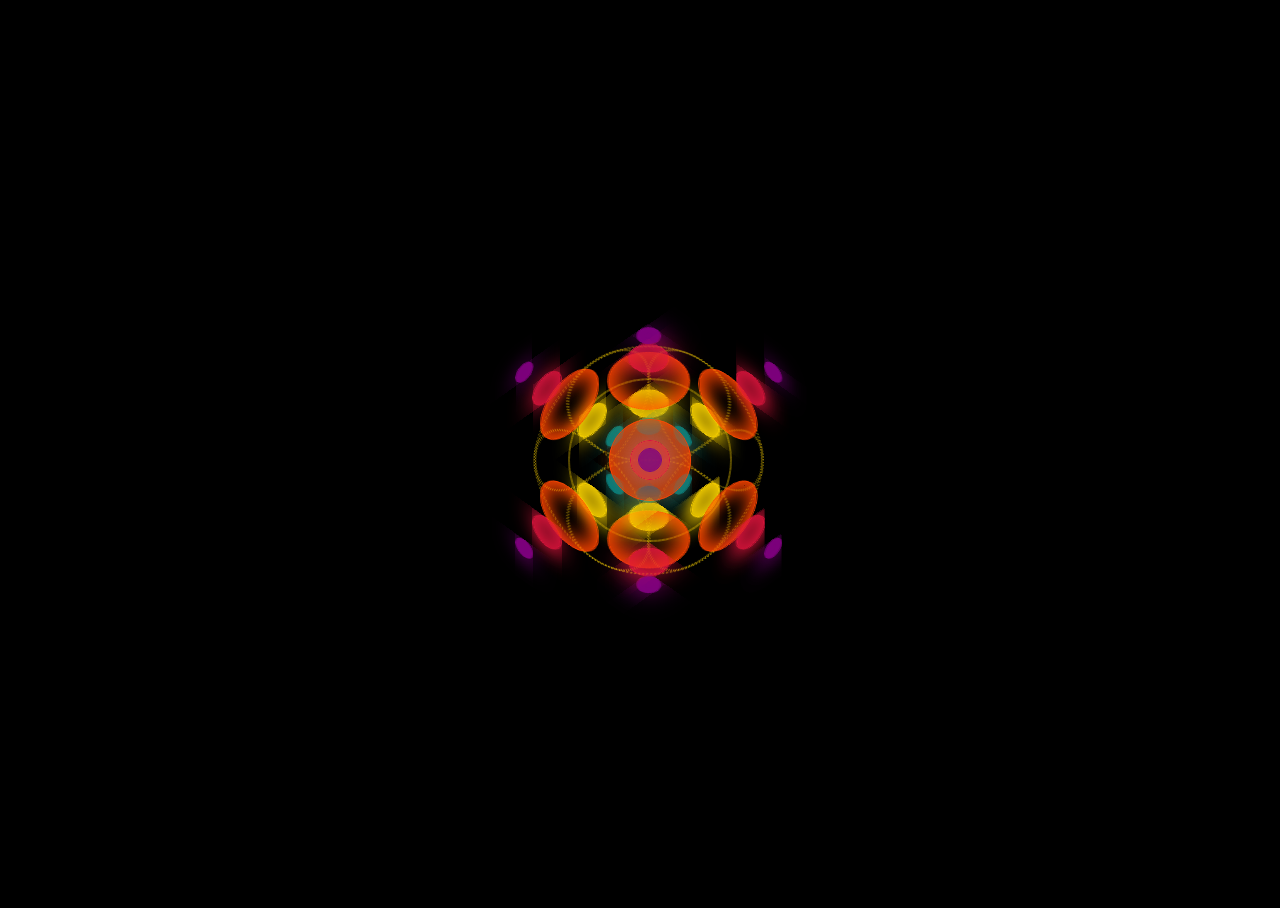
<file: colorful-3d-ball-css3/index.html>
<!DOCTYPE html>
<html lang="en">
<head>
  <meta charset="UTF-8">
  <meta name="viewport" content="width=device-width, initial-scale=1.0">
  <meta http-equiv="X-UA-Compatible" content="ie=edge">
  <title>colorfull 3d ball</title>
  <link rel="stylesheet" href="./index.css" type="text/css">
</head>
<body>
  <div class="container">
    <div class="cube cube--1">
      <div class="side side--front">
        <div class="side__inner"></div>
      </div>
       <div class="side side--back">
        <div class="side__inner"></div>
      </div>
      <div class="side side--left">
        <div class="side__inner"></div>
      </div>
      <div class="side side--right">
        <div class="side__inner"></div>
      </div>
      <div class="side side--top">
          <div class="side__inner"></div>
      </div>
      <div class="side side--bottom">
          <div class="side__inner"></div>
      </div>
    </div>

    <div class="cube cube--2">
        <div class="side side--back">
            <div class="side__inner"></div>
        </div>
        <div class="side side--left">
            <div class="side__inner"></div>
        </div>
        <div class="side side--right">
            <div class="side__inner"></div>
        </div>
        <div class="side side--top">
            <div class="side__inner"></div>
        </div>
        <div class="side side--bottom">
            <div class="side__inner"></div>
        </div>
        <div class="side side--front">
            <div class="side__inner"></div>
        </div>
    </div>

    <div class="cube cube--3">
        <div class="side side--back">
            <div class="side__inner"></div>
        </div>
        <div class="side side--left">
            <div class="side__inner"></div>
        </div>
        <div class="side side--right">
            <div class="side__inner"></div>
        </div>
        <div class="side side--top">
            <div class="side__inner"></div>
        </div>
        <div class="side side--bottom">
            <div class="side__inner"></div>
        </div>
        <div class="side side--front">
            <div class="side__inner"></div>
        </div>
    </div>
  </div>
</body>
</html>
</file>
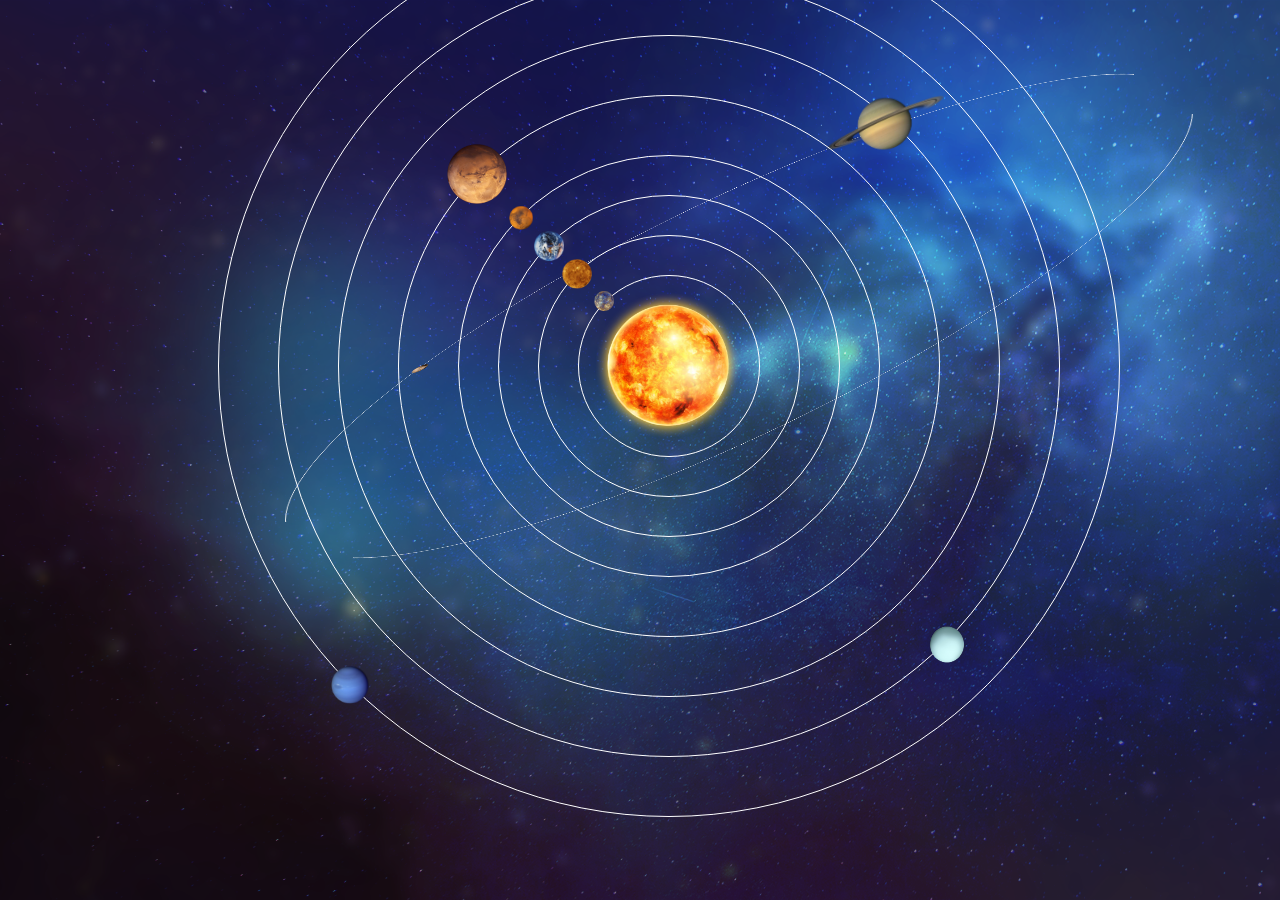
<file: crazy-planets-animation-css3/index.html>
<!DOCTYPE html>
<html lang="en">
<head>
  <meta charset="UTF-8">
  <meta name="viewport" content="width=device-width, initial-scale=1.0">
  <meta http-equiv="X-UA-Compatible" content="ie=edge">
  <title>planets animation</title>
  <link rel="stylesheet" href="./index.css" type="text/css">
  <link rel="stylesheet" href="./star.css" type="text/css">
</head>
<body>
  <div class="universe">
    <div class="star-layer">
      <p class="star star-moving star--1"></p>
      <p class="star star-moving star--2"></p>
    </div>
    <div class="solar-system">
      <div class="sun"></div>

      <a class="orbit mercury">
        <div class="planet">
          <div class="ball"></div>
        </div>
      </a>

      <a class="orbit venus">
          <div class="planet">
              <div class="ball"></div>
          </div>
      </a>

      <a class="orbit earth">
          <div class="planet">
              <div class="ball"></div>
          </div>
      </a>

      <a class="orbit mars">
          <div class="planet">
              <div class="ball"></div>
          </div>
      </a>

      <a class="orbit jupiter">
          <div class="planet">
              <div class="ball"></div>
          </div>
      </a>
      <a class="orbit saturn">
          <div class="planet">
              <div class="ball"></div>
          </div>
      </a>
      <a class="orbit uranus">
          <div class="planet">
              <div class="ball"></div>
          </div>
      </a>

      <a class="orbit neptune">
          <div class="planet">
              <div class="ball"></div>
          </div>
      </a>
      <a class="orbit pluto">
          <div class="planet">
              <div class="ball"></div>
          </div>
      </a>
    </div>
  </div>
</body>
</html>
</file>
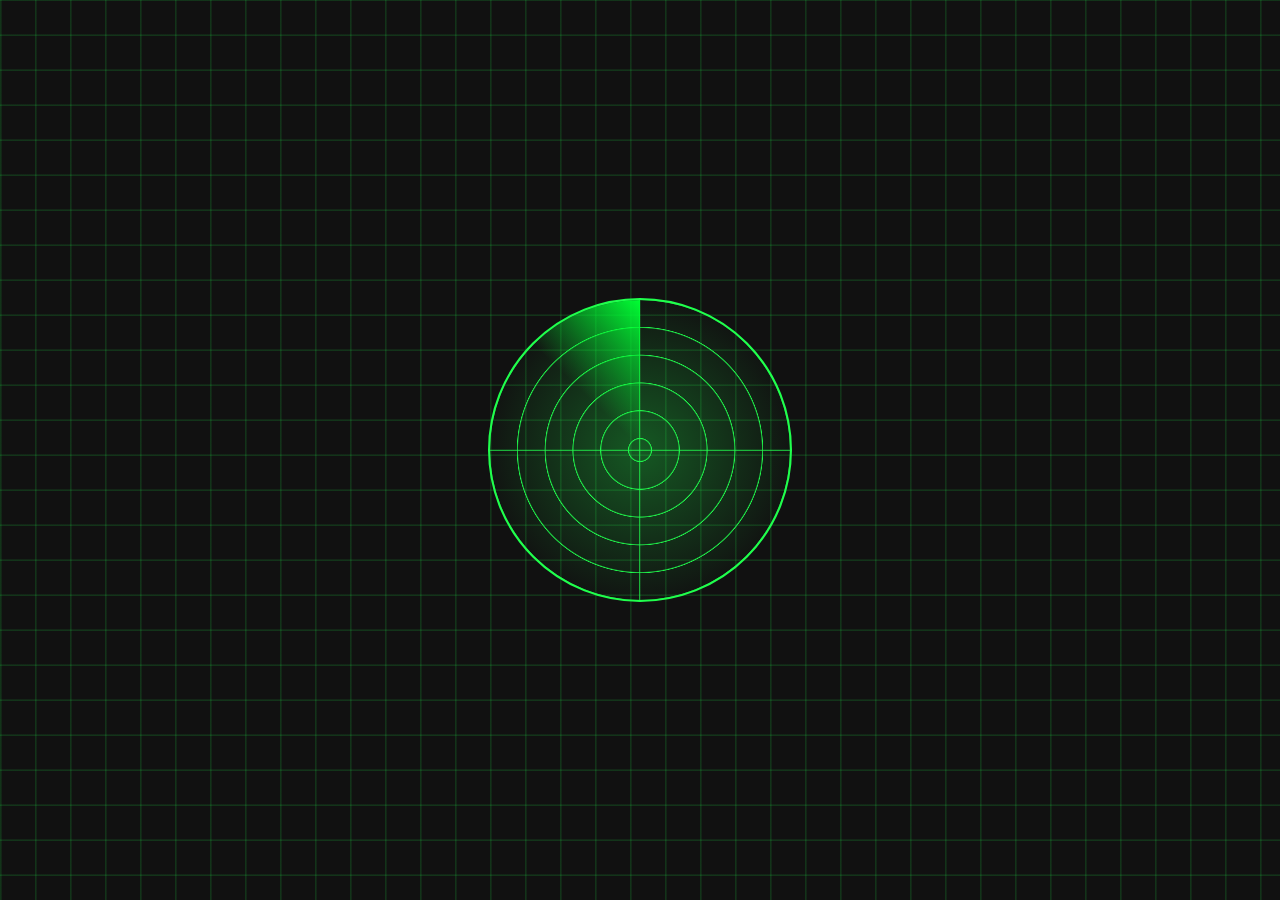
<file: crazy-radar-scanning-css3/index.html>
<!DOCTYPE html>
<html lang="en">
<head>
  <meta charset="UTF-8">
  <meta name="viewport" content="width=device-width, initial-scale=1.0">
  <meta http-equiv="X-UA-Compatible" content="ie=edge">
  <title>radar scanning css3</title>
  <link rel="stylesheet" href="./index.css" type="text/css">
</head>
<body>
  <div class="radar"></div>
</body>
</html>
</file>
<file: colorful-3d-ball-css3/index.css>
html {
  width: 100%;
  height: 100%;
}
body {
  height: 100%;
  width: 100%;
  background-color: black;
  display: flex;
  flex-direction: row;
  align-items: center;
  justify-content: center;
}
.container {
  width: 10em;
  height: 10em;
  -webkit-transform-style: preserve-3d;
          transform-style: preserve-3d;
  -webkit-animation: rotate 20s infinite linear;
          animation: rotate 20s infinite linear;
}

@-webkit-keyframes rotate {
  100% {
    -webkit-transform: rotateX(360deg) rotateY(720deg) rotateZ(360deg);
            transform: rotateX(360deg) rotateY(720deg) rotateZ(360deg);
  }
}

@keyframes rotate {
  100% {
    -webkit-transform: rotateX(360deg) rotateY(720deg) rotateZ(360deg);
            transform: rotateX(360deg) rotateY(720deg) rotateZ(360deg);
  }
}
.cube {
  position: absolute;
  width: 10em;
  height: 10em;
  display: flex;
  -webkit-transform-style: preserve-3d;
          transform-style: preserve-3d
}
.cube--2 {
  -webkit-transform: rotateX(45deg) rotateY(45deg);
          transform: rotateX(45deg) rotateY(45deg);
}
.cube--3 {
  -webkit-transform: rotateX(45deg) rotateZ(45deg);
          transform: rotateX(45deg) rotateZ(45deg);
}
.side {
  position: absolute;
  width: 10em;
  height: 10em;
  border-radius: 50%;
  border: 2px dotted rgba(255, 213, 0, 0.35);
  -webkit-transform: rotateY(180deg);
          transform: rotateY(180deg);
  -webkit-transform-style: preserve-3d;
          transform-style: preserve-3d;
}
.side::before, .side::after {
  content: "";
  display: block;
  position: absolute;
  left: 0;
  right: 0;
  bottom: 0;
  top: 0;
  margin: auto;
  box-sizing: border-box;
  border-radius: inherit;
  border: 1px solid;
  box-shadow: inset 0 0 2em, 0 0 2em;
}
.side::before {
  width: 2.5em;
  height: 2.5em;
  color: gold;
}
.side::after {
  width: 1.5em;
  height: 1.5em;
  color: teal;
  /* box-shadow: inset 0 0 1em, 0 0 1em; */
  animation: pulse 2s infinite;
  -webkit-transform: translateZ(-2em);
          transform: translateZ(-2em);
}
@-webkit-keyframes pulse {
  0% {
    -webkit-box-shadow: 0 0 0 0 teal;
            box-shadow: 0 0 0 0 teal;
  }
  70% {
    -webkit-box-shadow: 0 0 0 10px rgba(14, 171, 49, 0);
            box-shadow: 0 0 0 10px rgba(14, 171, 49, 0);
  }
  100% {
    -webkit-box-shadow: 0 0 0 0 rgba(14, 171, 49, 0);
            box-shadow: 0 0 0 0 rgba(14, 171, 49, 0);
  }
}
@keyframes pulse {
  0% {
    -moz-box-shadow: 0 0 0 0 teal;
         box-shadow: 0 0 0 0 teal;
  }
  70% {
    -moz-box-shadow: 0 0 0 10px rgba(14, 171, 49, 0);
         box-shadow: 0 0 0 10px rgba(14, 171, 49, 0);
  }
  100% {
    -moz-box-shadow: 0 0 0 0 rgba(14, 171, 49, 0);
         box-shadow: 0 0 0 0 rgba(14, 171, 49, 0);
  }
}
.side--front {
  -webkit-transform: translateZ(5em);
          transform: translateZ(5em);
}
.side--back {
  -webkit-transform: translateZ(-5em) rotateY(180deg);
          transform: translateZ(-5em) rotateY(180deg);
}
.side--left {
  -webkit-transform: translateX(-5em) rotateY(-90deg);
          transform: translateX(-5em) rotateY(-90deg);
}
.side--right {
  -webkit-transform: translateX(5em) rotateY(90deg);
          transform: translateX(5em) rotateY(90deg);
}
.side--top {
  -webkit-transform: translateY(-5em) rotateX(90deg);
          transform: translateY(-5em) rotateX(90deg);
}
.side--bottom {
  -webkit-transform: translateY(5em) rotateX(-90deg);
          transform: translateY(5em) rotateX(-90deg);
}
.side__inner {
  position: absolute;
  left: 0;
  right: 0;
  bottom: 0;
  top: 0;
  width: 5em;
  height: 5em;
  margin: auto;
  border-radius: inherit;
  border: 1px solid;
  box-shadow: inset 0 0 2em;
  color: orangered;
  -webkit-transform: translateZ(2em);
          transform: translateZ(2em);
  -webkit-transform-style: preserve-3d;
          transform-style: preserve-3d;
}
.side__inner::before, .side__inner::after {
  content: "";
  display: block;
  position: absolute;
  left: 0;
  right: 0;
  top: 0;
  bottom: 0;
  margin: auto;
  box-sizing: border-box;
  border-radius: inherit;
  border: 1px solid;
  box-shadow: inset 0 0 2em, 0 0 2em;
}
.side__inner::before {
  width: 2.5em;
  height: 2.5em;
  -webkit-transform: translateZ(2em);
          transform: translateZ(2em);
  color: crimson;
}
.side__inner::after {
  width: 1.5em;
  height: 1.5em;
  color: purple;
  -webkit-transform: translateZ(4em);
          transform: translateZ(4em);
}
</file>
<file: crazy-planets-animation-css3/index.css>
html, body {
  width: 100%;
  height: 100%;
  margin: 0;
}
.universe {
  width: 100%;
  height: 100%;
  position: relative;
  background: url('./images/universe.png');
  background-size: cover;
}
.layer-stars {
  position: absolute;
  top: 0;
  left: 0;
  right: 0;
  bottom: 0;
}
.solar-system {
  width: 1336px;
  margin: 0 auto;
  position: relative;
  z-index: 10;
  height: 0;
  top: 140px;
  -webkit-perspective-origin: 50% 0;
          perspective-origin: 50% 0;
     -webkit-transform-style: preserve-3d;
             transform-style: preserve-3d;
}
.sun {
  position: absolute;
  width: 150px;
  height: 150px;
  top: 150px;
  left: 50%;
  border-radius: 50%;
  margin-left: -75px;
  background: url('./images/sun.png');
  background-size: cover;
}
.orbit {
  position: absolute;
  border: 1px solid #fff;
  border-radius: 50%;
  transform-style: preserve-3d;
  animation: orbitrotate 10s linear 0s normal none infinite;
}
@keyframes orbitrotate {
  0% {
    transform: rotateX(75deg) rotateY(-10deg) rotateZ(0deg);
  }
  100% {
    transform: rotateX(75deg) rotateY(-10deg) rotateZ(-360deg);
  }
}
.planet {
  position: absolute;
  -webkit-transform-style: preserve-3d;
          transform-style: preserve-3d;
  -webkit-transform: rotateX(-90deg) rotateY(0deg);
          transform: rotateX(-90deg) rotateY(0deg);
}
.planet .ball {
  width: 100%;
  height: 100%;
  position: absolute;
  left: 0;
  top: 0;
  background-size: 100% 100%;
  background-repeat: no-repeat;
  background-position: center center;
  -webkit-transform: rotateX(-90deg) rotateY(0deg);
          transform: rotateX(-90deg) rotateY(0deg);
  -webkit-transform-origin: 50% 50% 0;
          transform-origin: 50% 50% 0;    
  animation: planetrotate 10s linear 0s normal none infinite;
}
@keyframes planetrotate {
  0% { 
    transform: rotateX(0deg) rotateY(0deg);
  }
  100% {
    transform: rotateX(0deg) rotateY(-360deg);
  }
}
.orbit:hover {
  animation-play-state: paused;
}

/************ mercury start *************/
.mercury {
  height: 180px;
  width: 180px;
  left: 50%;
  top: 135px;
  margin-left: -90px;
  animation-duration: 13s;
  z-index: 10;
}
.mercury > .planet {
  height: 20px;
  width: 20px;
  left: 15px;
  top: 15px;
}
.mercury > .planet > .ball {
  background-image: url('./images/mercury.png');
  animation-duration: 13s;
}
/************ mercury end *************/

/************ venus start *************/
.venus {
  width: 260px;
  height: 260px;
  left: 50%;
  top: 95px;
  margin-left: -130px;
  animation-duration: 20s;
  z-index: 11;
}
.venus > .planet {
  height: 30px;
  width: 30px;
  left: 23px;
  top: 23px;
}
.venus > .planet > .ball {
  background-image: url("./images/venus.png");
  animation-duration: 20s;
}
/************ venus end *************/

/************ earth start *************/
.earth {
  width: 340px;
  height: 340px;
  left: 50%;
  top: 55px;
  margin-left: -170px;
  animation-duration: 22s;
  z-index: 12;
}
.earth > .planet {
  width: 30px;
  height: 30px;
  left: 35px;
  top: 35px;
}
.earth > .planet > .ball {
  background-image: url('./images/earth.png');
  animation-duration: 22s;
}
/************ venus end *************/

/************ mars start *************/
.mars {
  width: 420px;
  height: 420px;
  left: 50%;
  top: 15px;
  margin-left: -210px;
  animation-duration: 30s;
  z-index: 13;
}
.mars > .planet {
  width: 24px;
  height: 24px;
  left: 50px;
  top: 50px;
}
.mars > .planet > .ball {
  background-image: url('./images/mars.png');
  animation-duration: 30s;
}
/************ mars end *************/

/************ jupiter start *************/
.jupiter {
  width: 540px;
  height: 540px;
  left: 50%;
  top: -45px;
  margin-left: -270px;
  animation-duration: 60s;
  z-index: 14;
}
.jupiter > .planet {
  width: 60px;
  height: 60px;
  left: 48px;
  top: 48px;
}
.jupiter > .planet > .ball {
  background-image: url('./images/jupiter.png');
  animation-duration: 60s;
}
/************ jupiter end *************/

/************ saturn start *************/
.saturn {
  width: 660px;
  height: 660px;
  left: 50%;
  top: -105px;
  margin-left: -330px;
  animation-duration: 70s;
}
.saturn > .planet {
  width: 122px;
  height: 70px;
  right: 52px;
  top: 52px;
}
.saturn > .planet > .ball {
  background-image: url('./images/saturn.png');
  animation-duration: 70s;
}
/************ saturn end *************/

/************ uranus start *************/
.uranus {
  width: 780px;
  height: 780px;
  left: 50%;
  top: -165px;
  margin-left: -390px;
  animation-duration: 90s;
}
.uranus > .planet {
  width: 40px;
  height: 40px;
  bottom: 92px;
  right: 92px;
}
.uranus > .planet > .ball {
  background-image: url('./images/uranus.png');
  animation-duration: 90s;
}
/************ uranus end *************/

/************ neptune start *************/
.neptune {
  width: 900px;
  height: 900px;
  left: 50%;
  top: -225px;
  margin-left: -450px;
  animation-duration: 100s;
}
.neptune > .planet {
  width: 38px;
  height: 38px;
  left: 112px;
  bottom: 112px;
}
.neptune > .planet > .ball {
  background-image: url('./images/neptune.png');
  animation-duration: 100s;
}
/************ neptune start *************/

/************ pluto start *************/
.pluto {
  width: 1000px;
  height: 1000px;
  left: 50%;
  top: -325px;
  margin-left: -430px;
  animation-duration: 110s;
  transform: rotateX(75deg) rotateY(-25deg) rotateZ(90deg);
  animation-name: plutorotate;
}
.pluto > .planet {
  width: 20px;
  height: 20px;
  left: 138px;
  bottom: 138px;
}
.pluto > .planet > .ball {
  background-image: url('./images/pluto.png');
  animation-duration: 110s;
}
@keyframes plutorotate {
  0% {
    transform: rotateX(75deg) rotateY(-25deg) rotateZ(0deg);
  }
  100% {
    transform: rotateX(75deg) rotateY(-25deg) rotateZ(-360deg);
  }
}
/************ pluto start *************/

/************ adding box shadow for sun *************/
.sun::before {
  content: '';
  display: block;
  position: absolute;
  left: 0;
  right: 0;
  bottom: 0;
  top: 0;
  margin: auto;
  box-sizing: border-box;
  border-radius: inherit;
  width: 120px;
  height: 120px;
  -webkit-transform: translateZ(2em);
          transform: translateZ(2em);
  animation: pulse 2s infinite;
}
@-webkit-keyframes pulse {
  0% {
    -webkit-box-shadow: 0 0 0 0 #f7f3d1;
            box-shadow: 0 0 0 0 #f7f3d1;
  }
  70% {
    -webkit-box-shadow: 0 0 0 10px rgba(14, 171, 49, 0);
            box-shadow: 0 0 0 10px rgba(14, 171, 49, 0);
  }
  100% {
    -webkit-box-shadow: 0 0 0 0 rgba(14, 171, 49, 0);
            box-shadow: 0 0 0 0 rgba(14, 171, 49, 0);
  }
}
@keyframes pulse {
  0% {
    -moz-box-shadow: 0 0 0 0 #f7f3d1;
         box-shadow: 0 0 0 0 #f7f3d1;
  }
  70% {
    -moz-box-shadow: 0 0 0 10px rgba(14, 171, 49, 0);
         box-shadow: 0 0 0 10px rgba(14, 171, 49, 0);
  }
  100% {
    -moz-box-shadow: 0 0 0 0 rgba(14, 171, 49, 0);
         box-shadow: 0 0 0 0 rgba(14, 171, 49, 0);
  }
}
</file>
<file: crazy-planets-animation-css3/star.css>
.star-layer {
  position: absolute;
  top: 0;
  left: 0;
  right: 0;
  bottom: 0;
}
.star {
  position: absolute;
  display: block;
  width: 6px;
  height: 6px;
  border-radius: 50%;
  background-color: #fff;
  transform-origin: 100% 0;
  box-shadow: 0 0 5px 5px rgba(255, 255, 255, .3);
  z-index: 2;
}
.star-moving {
  opacity: 0;
  -webkit-animation:star-ani 5s linear infinite;
          animation: star-ani 4s linear infinite;
}
.star-moving::after {
  content: '';
  display: block;
  top: 0;
  left: 5px;
  border: 0 solid #fff;
  border-width: 0px 90px 2px 90px;
  border-color: transparent transparent transparent rgba(255, 255, 255, .3);
  transform: rotate(-45deg) translate3d(1px, 3px, 0);
  box-shadow: 0 0 1px 0 rgba(255, 255, 255, .1);
  transform-origin: 0% 100%;
}
@keyframes star-ani {
  0% {
      opacity: 0;
      transform: scale(0) translate3d(0, 0, 0);
  }
  20%{
      opacity: 0.8;
      transform: scale(0.2) translate3d(-100px, 100px, 0);
  }
  40% {
      opacity: 0.8;
      transform: scale(0.4) translate3d(-200px, 200px, 0);
  }
  60% {
      opacity: 0.8;
      transform: scale(0.6) translate3d(-300px, 300px, 0);
  }
  80% {
      opacity: 1;
      transform: scale(1) translate3d(-350px, 350px, 0);
  }
  100% {
      opacity: 1;
      transform: scale(1.2) translate3d(-400px, 380px, 0);
  }
}
.star--1 {
  top: 100px;
  left: 300px;
}
.star--2 {
  top: 100px;
  left: 500px;
  -webkit-animation-delay: 3s;
     -moz-animation-delay: 3s;
          animation-delay: 3s;
}
.star--2::after {
  border-color: transparent transparent transparent #fff;
  -webkit-animation-delay: 3s;
     -moz-animation-delay: 3s;
          animation-delay: 3s;
}
</file>
<file: crazy-radar-scanning-css3/index.css>
html, body {
  width: 100%;
  height: 100%;
  margin: 0;
  background-color: #111;
  font-size: 10px;
}
body {
  background-image: linear-gradient(0deg, transparent 24%, rgba(32, 255, 77, 0.15) 25%, rgba(32, 255, 77, 0.15) 26%, transparent 27%, transparent 74%, rgba(32, 255, 77, 0.15) 75%, rgba(32, 255, 77, 0.15) 76%, transparent 77%, transparent), linear-gradient(90deg, transparent 24%, rgba(32, 255, 77, 0.15) 25%, rgba(32, 255, 77, 0.15) 26%, transparent 27%, transparent 74%, rgba(32, 255, 77, 0.15) 75%, rgba(32, 255, 77, 0.15) 76%, transparent 77%, transparent);
  background-size: 7rem 7rem;
  background-position: -5.2rem -5.2rem;
  display: flex;
  flex-direction: row;
  align-items: center;
  justify-content: center;
}
.radar {
  width: 300px;
  height: 300px;
  border-radius: 50%;
  position: relative;
  border: 0.2rem solid #20ff4d;
  background-image: -webkit-radial-gradient(center, rgba(32, 255, 77, 0.3) 0%, rgba(32, 255, 77, 0) 75%), -webkit-repeating-radial-gradient(rgba(32, 255, 77, 0) 5.8%, rgba(32, 255, 77, 0) 18%, #20ff4d 18.6%, rgba(32, 255, 77, 0) 18.9%), -webkit-linear-gradient(90deg, rgba(32, 255, 77, 0) 49.5%, #20ff4d 50%, #20ff4d 50%, rgba(32, 255, 77, 0) 50.2%), -webkit-linear-gradient(0deg, rgba(32, 255, 77, 0) 49.5%, #20ff4d 50%, #20ff4d 50%, rgba(32, 255, 77, 0) 50.2%);
  background-image: radial-gradient(center, rgba(32, 255, 77, 0.3) 0%, rgba(32, 255, 77, 0) 75%), repeating-radial-gradient(rgba(32, 255, 77, 0) 5.8%, rgba(32, 255, 77, 0) 18%, #20ff4d 18.6%, rgba(32, 255, 77, 0) 18.9%), linear-gradient(90deg, rgba(32, 255, 77, 0) 49.5%, #20ff4d 50%, #20ff4d 50%, rgba(32, 255, 77, 0) 50.2%), linear-gradient(0deg, rgba(32, 255, 77, 0) 49.5%, #20ff4d 50%, #20ff4d 50%, rgba(32, 255, 77, 0) 50.2%);
}
.radar::before {
  content: '';
  display: block;
  width: 100%;
  height: 100%;
  border-radius: 50%;
  animation: blips 5s infinite;
  animation-timing-function: linear;
  animation-delay: 1.4s;
}

.radar:after {
  content: ' ';
  display: block;
  background-image: linear-gradient(44deg, rgba(0, 255, 51, 0) 50%, #00ff33 100%);
  width: 50%;
  height: 50%;
  position: absolute;
  top: 0;
  left: 0;
  animation: radar-beam 5s infinite;
  animation-timing-function: linear;
  transform-origin: bottom right;
  border-radius: 100% 0 0 0;
}

@keyframes radar-beam {
  0% {
    transform: rotate(0deg);
  }
  100% {
    transform: rotate(360deg);
  }
}

@keyframes blips {
  14% {
    background: radial-gradient(2vmin circle at 75% 70%, #ffffff 10%, #20ff4d 30%, rgba(255, 255, 255, 0) 100%);
  }
  14.0002% {
    background: radial-gradient(2vmin circle at 75% 70%, #ffffff 10%, #20ff4d 30%, rgba(255, 255, 255, 0) 100%), radial-gradient(2vmin circle at 63% 72%, #ffffff 10%, #20ff4d 30%, rgba(255, 255, 255, 0) 100%);
  }
  25% {
    background: radial-gradient(2vmin circle at 75% 70%, #ffffff 10%, #20ff4d 30%, rgba(255, 255, 255, 0) 100%), radial-gradient(2vmin circle at 63% 72%, #ffffff 10%, #20ff4d 30%, rgba(255, 255, 255, 0) 100%), radial-gradient(2vmin circle at 56% 86%, #ffffff 10%, #20ff4d 30%, rgba(255, 255, 255, 0) 100%);
  }
  26% {
    background: radial-gradient(2vmin circle at 75% 70%, #ffffff 10%, #20ff4d 30%, rgba(255, 255, 255, 0) 100%), radial-gradient(2vmin circle at 63% 72%, #ffffff 10%, #20ff4d 30%, rgba(255, 255, 255, 0) 100%), radial-gradient(2vmin circle at 56% 86%, #ffffff 10%, #20ff4d 30%, rgba(255, 255, 255, 0) 100%);
    opacity: 1;
  }
  100% {
    background: radial-gradient(2vmin circle at 75% 70%, #ffffff 10%, #20ff4d 30%, rgba(255, 255, 255, 0) 100%), radial-gradient(2vmin circle at 63% 72%, #ffffff 10%, #20ff4d 30%, rgba(255, 255, 255, 0) 100%), radial-gradient(2vmin circle at 56% 86%, #ffffff 10%, #20ff4d 30%, rgba(255, 255, 255, 0) 100%);
    opacity: 0;
  }
}
</file>
